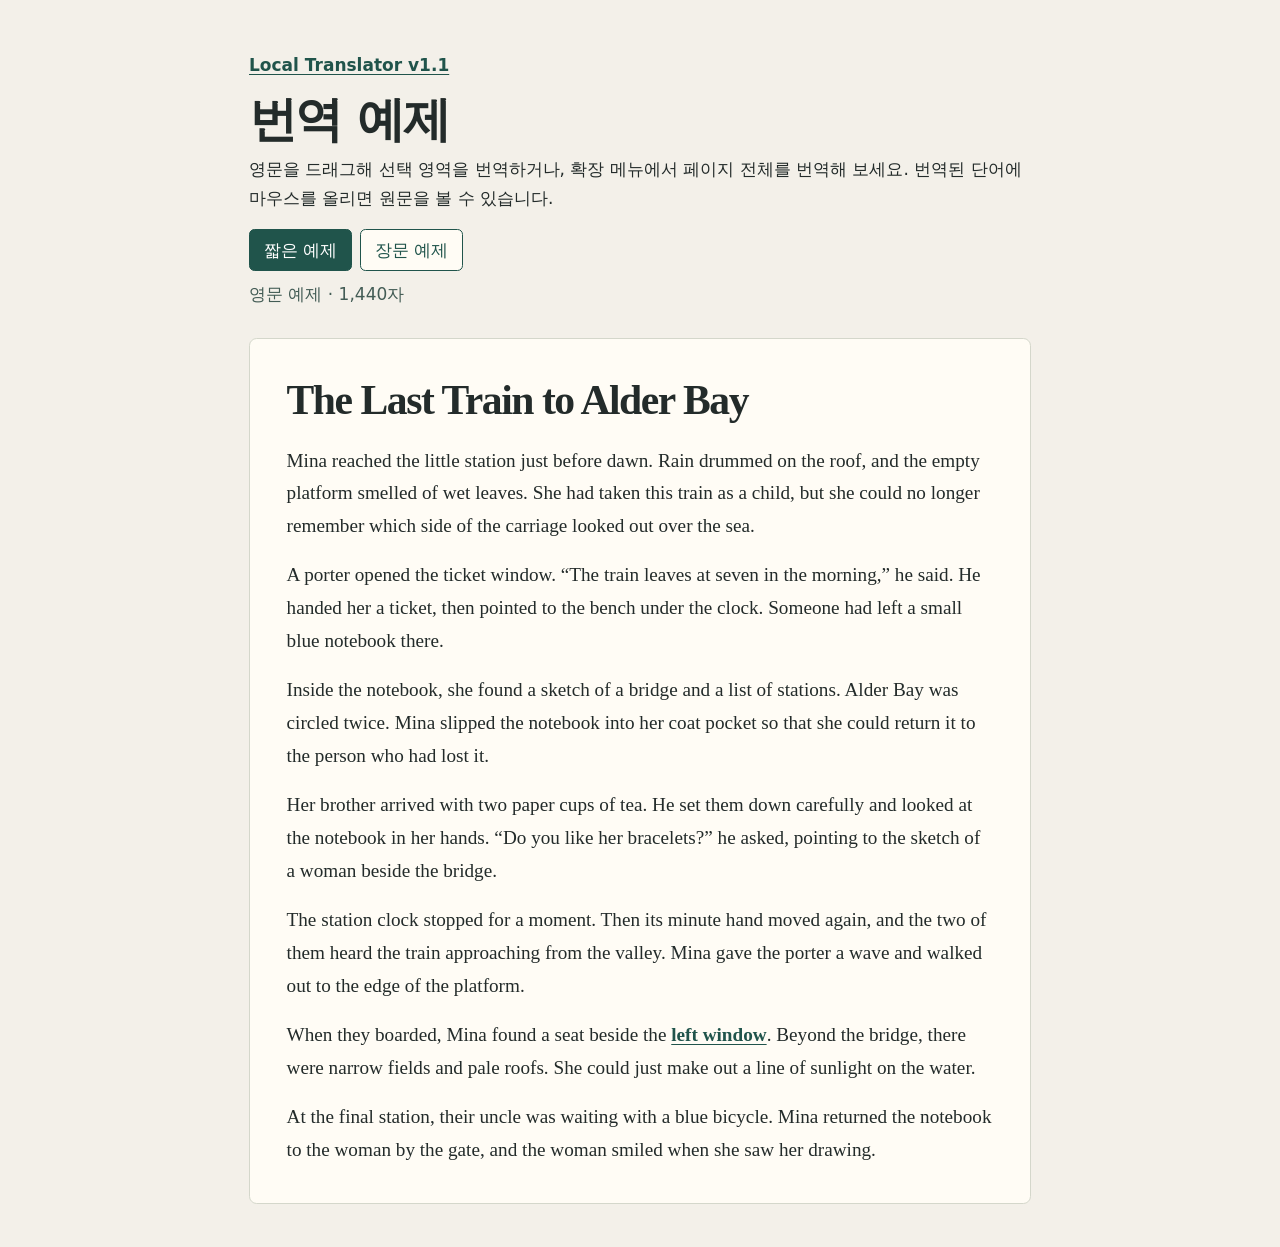
<file: docs/index.html>
<!doctype html>
<html lang="en">
<head>
  <meta charset="utf-8">
  <meta name="viewport" content="width=device-width, initial-scale=1">
  <title>Local Translator v1.1 · 번역 예제</title>
  <style>
    :root {
      color-scheme: light;
      font: 17px/1.7 system-ui, "Malgun Gothic", sans-serif;
      color: #232b2a;
      background: #f3f0e9;
      --green: #20544b;
      --rule: #d4d7cb;
    }
    body { margin: 0; }
    header, main { width: min(46rem, calc(100% - 2rem)); margin-inline: auto; }
    header { padding: clamp(1.45rem, 5vw, 3rem) 0 1.3rem; }
    header a, main a { font-weight: 600; color: var(--green); text-underline-offset: .18em; }
    h1, h2 { line-height: 1.16; letter-spacing: -.035em; }
    h1 { margin: .7rem 0 .45rem; font-size: clamp(1.85rem, 6vw, 2.8rem); }
    header p { margin: .45rem 0; }
    .controls { display: flex; flex-wrap: wrap; gap: .5rem; margin: 1rem 0 .5rem; }
    button {
      font: inherit;
      background: #fffcf5;
      color: var(--green);
      border: 1px solid var(--green);
      padding: .32rem .8rem;
      border-radius: .32rem;
      cursor: pointer;
    }
    button[aria-pressed="true"] { background: var(--green); color: white; }
    button:focus-visible, a:focus-visible { outline: 3px solid #99693b; outline-offset: 3px; }
    #sample-status { color: #435c55; }
    article {
      padding: clamp(1rem, 4vw, 2.15rem);
      background: #fffcf5;
      border: 1px solid var(--rule);
      border-radius: .45rem;
      margin-bottom: 2.5rem;
      font: 1.13rem/1.7 Georgia, "Malgun Gothic", serif;
    }
    article h2 { margin: 0 0 1.2rem; font-size: clamp(1.6rem, 5vw, 2.45rem); }
    article p { margin: 0 0 1rem; }
    article p:last-child { margin-bottom: 0; }
    #end-marker { scroll-margin-top: 7rem; }
  </style>
</head>
<body>
  <header lang="ko" translate="no">
    <a href="https://github.com/dsw1357/local-translator#readme">Local Translator v1.1</a>
    <h1>번역 예제</h1>
    <p>영문을 드래그해 선택 영역을 번역하거나, 확장 메뉴에서 페이지 전체를 번역해 보세요. 번역된 단어에 마우스를 올리면 원문을 볼 수 있습니다.</p>
    <div class="controls" role="group" aria-label="예제 길이">
      <button type="button" id="short" aria-pressed="true">짧은 예제</button>
      <button type="button" id="long" aria-pressed="false">장문 예제</button>
    </div>
    <p id="sample-status" role="status"></p>
    <p id="long-help" hidden>장문은 같은 예문을 반복합니다. 기본 40,000자 설정에서 페이지를 번역하고 <strong>남은 페이지 번역</strong>을 누르세요. <a href="#end-marker">뒷부분으로 이동</a>하면 이어서 번역한 문단을 확인할 수 있습니다.</p>
  </header>
  <main>
    <article id="sample">
      <h2>The Last Train to Alder Bay</h2>
      <p>Mina reached the little station just before dawn. Rain drummed on the roof, and the empty platform smelled of wet leaves. She had taken this train as a child, but she could no longer remember which side of the carriage looked out over the sea.</p>
      <p>A porter opened the ticket window. “The train leaves at seven in the morning,” he said. He handed her a ticket, then pointed to the bench under the clock. Someone had left a small blue notebook there.</p>
      <p>Inside the notebook, she found a sketch of a bridge and a list of stations. Alder Bay was circled twice. Mina slipped the notebook into her coat pocket so that she could return it to the person who had lost it.</p>
      <p>Her brother arrived with two paper cups of tea. He set them down carefully and looked at the notebook in her hands. “Do you like her bracelets?” he asked, pointing to the sketch of a woman beside the bridge.</p>
      <p>The station clock stopped for a moment. Then its minute hand moved again, and the two of them heard the train approaching from the valley. Mina gave the porter a wave and walked out to the edge of the platform.</p>
      <p>When they boarded, Mina found a seat beside the <a href="#end-marker">left window</a>. Beyond the bridge, there were narrow fields and pale roofs. She could just make out a line of sunlight on the water.</p>
      <p id="end-marker">At the final station, their uncle was waiting with a blue bicycle. Mina returned the notebook to the woman by the gate, and the woman smiled when she saw her drawing.</p>
    </article>
  </main>
  <script>
    const sample = document.querySelector("#sample");
    const initial = sample.cloneNode(true);
    const finalParagraph = initial.querySelector("#end-marker");
    const short = document.querySelector("#short");
    const long = document.querySelector("#long");
    const status = document.querySelector("#sample-status");
    const formatter = new Intl.NumberFormat("ko-KR");

    function showSample(expanded) {
      const content = initial.cloneNode(true);
      if (expanded) {
        const tail = content.querySelector("#end-marker");
        const paragraphs = [...initial.querySelectorAll("p")].filter(paragraph => paragraph !== finalParagraph);
        const count = paragraphs.reduce((length, paragraph) => length + paragraph.textContent.length, 0);
        const copies = Math.ceil(43_000 / count);
        const extra = document.createDocumentFragment();
        for (let index = 0; index < copies; index++) {
          for (const paragraph of paragraphs) extra.append(paragraph.cloneNode(true));
        }
        tail.before(extra);
      }
      sample.replaceChildren(...content.childNodes);
      short.setAttribute("aria-pressed", String(!expanded));
      long.setAttribute("aria-pressed", String(expanded));
      document.querySelector("#long-help").hidden = !expanded;
      const length = [...sample.children].reduce((total, element) => total + element.textContent.length, 0);
      status.textContent = `영문 예제 · ${formatter.format(length)}자`;
    }

    short.addEventListener("click", () => showSample(false));
    long.addEventListener("click", () => showSample(true));
    showSample(false);
  </script>
</body>
</html>
</file>
